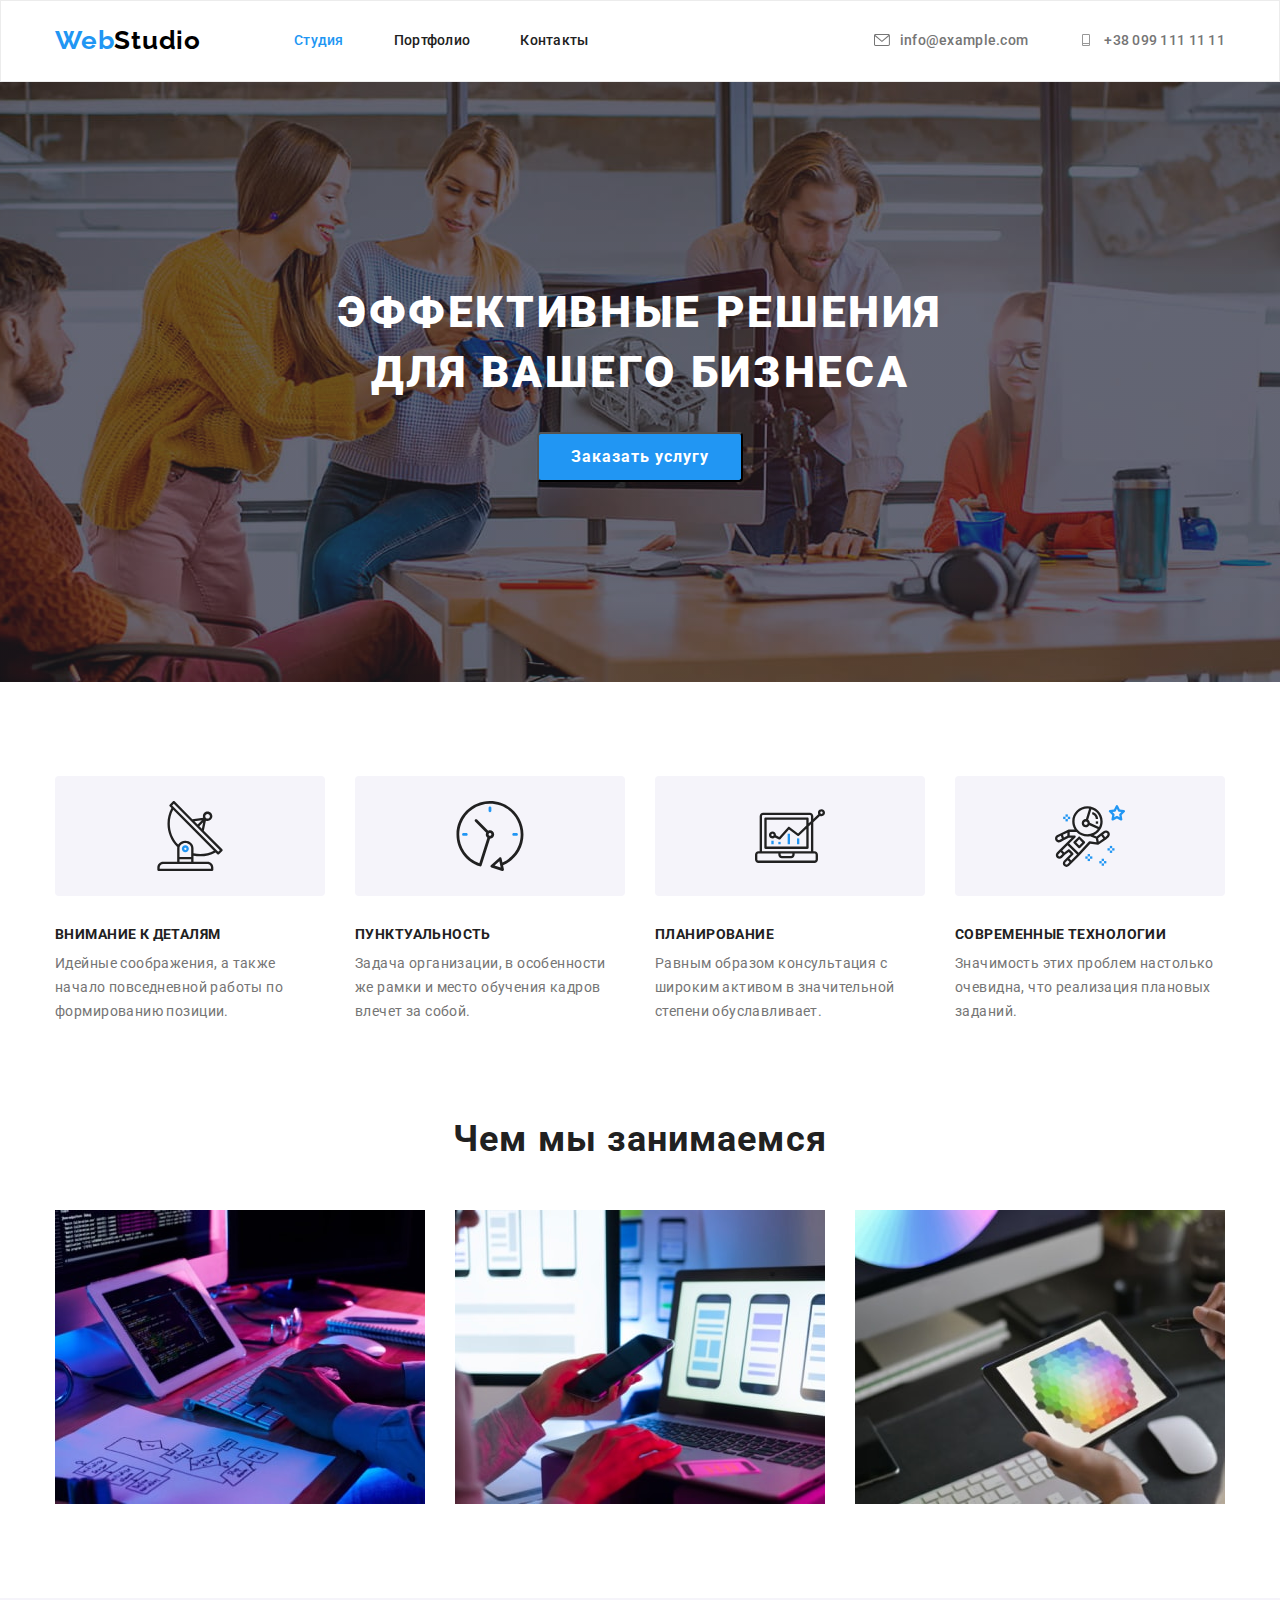
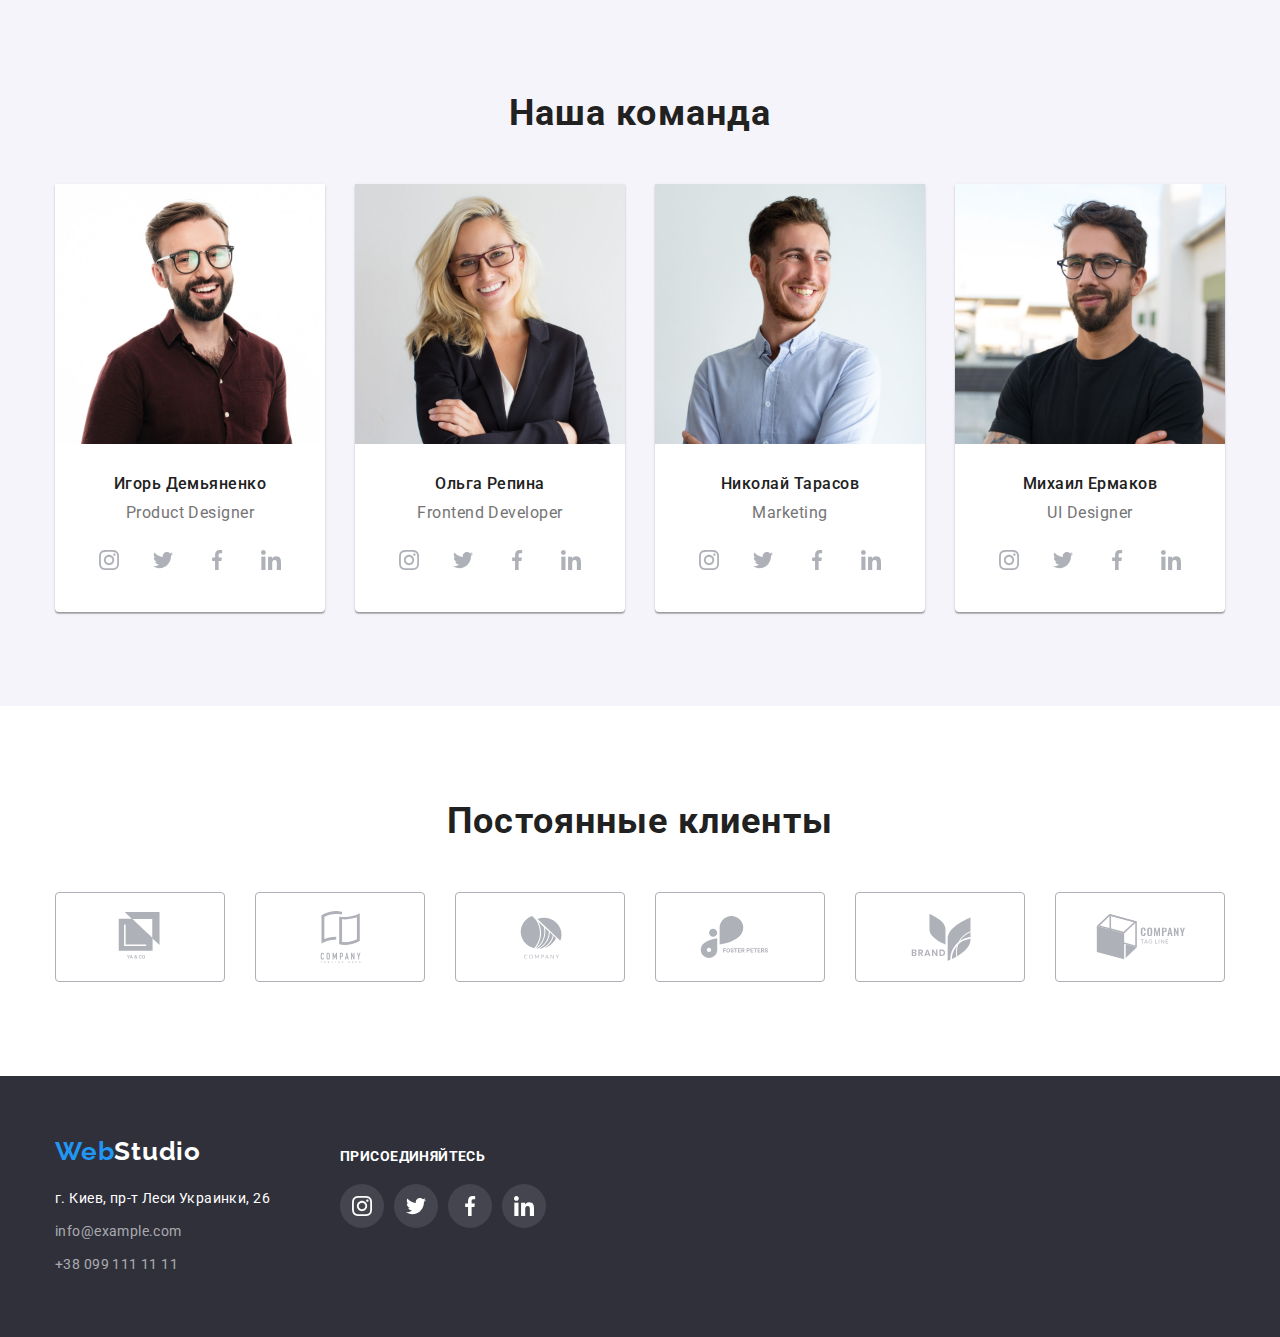
<file: index.html>
<!DOCTYPE html>
<html lang="ru">

<head>
    <meta charset="UTF-8">
    <meta name="viewport" content="width=device-width, initial-scale=1.0">
    <title>Студия</title>
    <link rel="stylesheet"
        href="https://cdnjs.cloudflare.com/ajax/libs/modern-normalize/1.0.0/modern-normalize.min.css">
    <link rel="preconnect" href="https://fonts.gstatic.com">
    <link href="https://fonts.googleapis.com/css2?family=Roboto:wght@400;500;700;900&display=swap" rel="stylesheet">
    <link rel="preconnect" href="https://fonts.gstatic.com">
    <link href="https://fonts.googleapis.com/css2?family=Raleway:wght@700&display=swap" rel="stylesheet">
    <link rel="stylesheet" href="./css/styles.css">
</head>

<body>
    <!-- Верхняя линия -->
    <header class="header">
        <div class="container">
            <nav class="navigation">
                <a class="logo" href="index.html">Web<span class="logo-studio-black">Studio</span></a>

                <ul class="nav-menu">
                    <li class="nav-menu-list">
                        <a class="nav-list-link current" href="index.html">Студия</a>
                    </li>
                    <li class="nav-menu-list">
                        <a class="nav-list-link" href="portfolio.html">Портфолио</a>
                    </li>
                    <li class="nav-menu-list">
                        <a class="nav-list-link" href="contacts.html">Контакты</a>
                    </li>
                </ul>
            </nav>
            <address class="address">
                <ul class="address-list">
                    <li class="address-list-item">
                        <a class="studio-address-link" href="mailto:info@example.com ">
                            <svg class="address-list-icon" width="16" height="12"> <use href="./images/sprite.svg#mail"></use></svg>info@example.com
                        </a>
                    </li>
                    <li class="address-list-item">
                        <a class="studio-address-link" href="tel:+380991111111"><svg class="address-list-icon" width="16" height="12">
                            <use href="./images/sprite.svg#telephone"></use></svg>+38 099 111 11 11
                        </a>
                    </li>
                </ul>
            </address>
        </div>
    </header>
    <main>
        <!-- Hero -->
        <section class="hero">
            <div class="hero-baner">
                <h1 class="hero-title">Эффективные решения для вашего бизнеса</h1>
                <button class="main-button" type="button">Заказать услугу</button>
            </div>
        </section>
        <!-- Features -->
        <section class="studio-features">
            <div class="container">
                <h2 class="visually-hidden">Особенности студии</h2>
                <ul class="feature-list">
                    <li class="feature-list-item">
                        <div class="feature-item-icon">
                            <svg class="feature-list-icon">
                                <use href="./images/sprite.svg#antenna"></use>
                            </svg>
                        </div>
                        <h3 class="feauture-title">Внимание к деталям</h3>
                        <p class="feauture-description">Идейные соображения, а также начало повседневной работы по
                            формированию позиции.</p>
                    </li>
                    <li class="feature-list-item">
                        <div class="feature-item-icon">
                            <svg class="feature-list-icon">
                                <use href="./images/sprite.svg#clock"></use>
                            </svg>
                        </div>
                        <h3 class="feauture-title">Пунктуальность</h3>
                        <p class="feauture-description">Задача организации, в особенности же рамки и место обучения
                            кадров влечет за собой.</p>
                    </li>
                    <li class="feature-list-item">
                        <div class="feature-item-icon">
                            <svg class="feature-list-icon">
                                <use href="./images/sprite.svg#diagram"></use>
                            </svg>
                        </div>
                        <h3 class="feauture-title">Планирование</h3>
                        <p class="feauture-description">Равным образом консультация с широким активом в значительной
                            степени обуславливает.</p>
                    </li>
                    <li class="feature-list-item">
                        <div class="feature-item-icon">
                            <svg class="feature-list-icon">
                                <use href="./images/sprite.svg#astronaut"></use>
                            </svg>
                        </div>
                        <h3 class="feauture-title">Современные технологии</h3>
                        <p class="feauture-description">Значимость этих проблем настолько очевидна, что реализация
                            плановых заданий.</p>
                    </li>
                </ul>
            </div>
        </section>
        <!-- About pic -->
        <section class="gallery section">
            <div class="container">
                <h2 class="gallery-title">Чем мы занимаемся</h2>
                <ul class="gallery-list list">
                    <li class="gallery-list-item">
                        <img src="./images/gallery/gallery-1.jpg" alt="программист печатает код" width="370"
                            height="294">
                    </li>
                    <li class="gallery-list-item">
                        <img src="./images/gallery/gallery-2.jpg" alt="программист выбирает разметку страницы смартфона"
                            width="370" height="294">
                    </li>
                    <li class="gallery-list-item">
                        <img src="./images/gallery/gallery-3.jpg" alt="дизайнер выбирает цвет на планшете" width="370"
                            height="294">
                    </li>
                </ul>
            </div>
        </section>
        <!-- Our team -->
        <section class="studio-team section">
            <div class="container">
                <h2 class="team-title">Наша команда</h2>
                <ul class="team-list list">
                    <li class="team-list-item">
                        <img src="./images/specialists/specialists-1.jpg" alt="Игорь Демьяненко" width="270"
                            height="260">
                        <div class="team-wrapper">
                            <h3 class="team-member">Игорь Демьяненко</h3>
                            <p class="member-post" lang="en">Product Designer</p>
                            <ul class="social-list list">
                                <li class="social-list-item">
                                    <a class="social-list-link" href="">
                                        <svg class="social-list-icon">
                                        <use href="./images/sprite.svg#instagram"></use>
                                        </svg>
                                    </a>
                                </li>
                                <li class="social-list-item">
                                    <a class="social-list-link" href="">
                                    <svg class="social-list-icon">
                                        <use href="./images/sprite.svg#twitter"></use>
                                    </svg>
                                    </a>
                                </li>
                                <li class="social-list-item">
                                    <a class="social-list-link" href="">
                                    <svg class="social-list-icon">
                                        <use href="./images/sprite.svg#facebook"></use>
                                    </svg>
                                    </a>
                                </li>
                                <li class="social-list-item">
                                    <a class="social-list-link" href="">
                                    <svg class="social-list-icon">
                                        <use href="./images/sprite.svg#linkedin"></use>
                                    </svg>
                                    </a>
                                </li>
                            </ul>
                        </div>
                    </li>
                    <li class="team-list-item">
                        <img src="./images/specialists/specialists-2.jpg" alt="Ольга Репина" width="270" height="260">
                        <div class="team-wrapper">
                            <h3 class="team-member">Ольга Репина</h3>
                            <p class="member-post" lang="en">Frontend Developer</p>
                            <ul class="social-list list">
                                <li class="social-list-item">
                                    <a class="social-list-link" href="">
                                        <svg class="social-list-icon">
                                            <use href="./images/sprite.svg#instagram"></use>
                                        </svg>
                                    </a>
                                </li>
                                <li class="social-list-item">
                                    <a class="social-list-link" href="">
                                        <svg class="social-list-icon">
                                            <use href="./images/sprite.svg#twitter"></use>
                                        </svg>
                                    </a>
                                </li>
                                <li class="social-list-item">
                                    <a class="social-list-link" href="">
                                        <svg class="social-list-icon">
                                            <use href="./images/sprite.svg#facebook"></use>
                                        </svg>
                                    </a>
                                </li>
                                <li class="social-list-item">
                                    <a class="social-list-link" href="">
                                        <svg class="social-list-icon">
                                            <use href="./images/sprite.svg#linkedin"></use>
                                        </svg>
                                    </a>
                                </li>
                            </ul>
                        </div>
                    </li>
                    <li class="team-list-item">
                        <img src="./images/specialists/specialists-3.jpg" alt="Николай Тарасов" width="270"
                            height="260">
                        <div class="team-wrapper">
                            <h3 class="team-member">Николай Тарасов</h3>
                            <p class="member-post" lang="en">Marketing</p>
                            <ul class="social-list list">
                                <li class="social-list-item">
                                    <a class="social-list-link" href="">
                                        <svg class="social-list-icon">
                                            <use href="./images/sprite.svg#instagram"></use>
                                        </svg>
                                    </a>
                                </li>
                                <li class="social-list-item">
                                    <a class="social-list-link" href="">
                                        <svg class="social-list-icon">
                                            <use href="./images/sprite.svg#twitter"></use>
                                        </svg>
                                    </a>
                                </li>
                                <li class="social-list-item">
                                    <a class="social-list-link" href="">
                                        <svg class="social-list-icon">
                                            <use href="./images/sprite.svg#facebook"></use>
                                        </svg>
                                    </a>
                                </li>
                                <li class="social-list-item">
                                    <a class="social-list-link" href="">
                                        <svg class="social-list-icon">
                                            <use href="./images/sprite.svg#linkedin"></use>
                                        </svg>
                                    </a>
                                </li>
                            </ul>
                        </div>
                    </li>
                    <li class="team-list-item">
                        <img src="./images/specialists/specialists-4.jpg" alt="Михаил Ермаков" width="270" height="260">
                        <div class="team-wrapper">
                            <h3 class="team-member">Михаил Ермаков</h3>
                            <p class="member-post" lang="en">UI Designer</p>
                            <ul class="social-list list">
                                <li class="social-list-item">
                                    <a class="social-list-link" href="">
                                        <svg class="social-list-icon">
                                            <use href="./images/sprite.svg#instagram"></use>
                                        </svg>
                                    </a>
                                </li>
                                <li class="social-list-item">
                                    <a class="social-list-link" href="">
                                        <svg class="social-list-icon">
                                            <use href="./images/sprite.svg#twitter"></use>
                                        </svg>
                                    </a>
                                </li>
                                <li class="social-list-item">
                                    <a class="social-list-link" href="">
                                        <svg class="social-list-icon">
                                            <use href="./images/sprite.svg#facebook"></use>
                                        </svg>
                                    </a>
                                </li>
                                <li class="social-list-item">
                                    <a class="social-list-link" href="">
                                        <svg class="social-list-icon">
                                            <use href="./images/sprite.svg#linkedin"></use>
                                        </svg>
                                    </a>
                                </li>
                            </ul>
                        </div>
                    </li>
                </ul>
            </div>
        </section>
        <section class="studio-clients section">
            <div class="container">
                <h2 class="client-title">Постоянные клиенты</h2>
                <ul class="client-list list">
                    <li class="client-list-item">
                        <a class="client-list-link" href="">
                            <svg class="client-list-icon">
                                <use href="./images/sprite.svg#client-1"></use>
                            </svg>
                        </a>
                    </li>
                    <li class="client-list-item">
                        <a class="client-list-link" href="">
                            <svg class="client-list-icon">
                                <use href="./images/sprite.svg#client-2"></use>
                            </svg>
                        </a>
                    </li>
                    <li class="client-list-item">
                        <a class="client-list-link" href="">
                            <svg class="client-list-icon">
                                <use href="./images/sprite.svg#client-3"></use>
                            </svg>
                        </a>
                    </li>
                    <li class="client-list-item">
                        <a class="client-list-link" href="">
                            <svg class="client-list-icon">
                                <use href="./images/sprite.svg#client-4"></use>
                            </svg>
                        </a>
                    </li>
                    <li class="client-list-item">
                        <a class="client-list-link" href="">
                            <svg class="client-list-icon">
                                <use href="./images/sprite.svg#client-5"></use>
                            </svg>
                        </a>
                    </li>
                    </li>
                    <li class="client-list-item">
                        <a class="client-list-link" href="">
                            <svg class="client-list-icon">
                                <use href="./images/sprite.svg#client-6"></use>
                            </svg>
                        </a>
                    </li>
                    
                </ul>

        </section>
    </main>
    <!-- Подвал -->
    <footer class="footer">
        <div class="container">
            <div class="footer-contacts">
                <a class="logo" href="./">Web<span class="logo-studio-white">Studio</span></a>
                <ul class="address">
                    <li class="address-item ">
                        <a class="footer-address" href="https://goo.gl/maps/x4nBV2eikP3uwNPG8" target="_blank">г. Киев, пр-т
                            Леси Украинки, 26</a>
                    </li>
                    <li class="mail-item">
                        <a class="footer-mail" href="mailto:info@example.com">info@example.com</a>
                    </li>
                    <li class="tel-item">
                        <a class="footer-tel" href="tel:+380991111111">+38 099 111 11 11</a>
                    </li>
                </ul>
            </div>
            <div class="footer-social">
                <p class="social-call">присоединяйтесь</p>
                <ul class="footer-social-list list">
                    <li class="footer-social-item">
                        <a class="footer-social-link" href="">
                            <svg class="footer-list-icon">
                                <use href="./images/sprite.svg#instagram"></use>
                            </svg>
                        </a>
                    </li>
                    <li class="footer-social-item">
                        <a class="footer-social-link" href="">
                            <svg class="footer-social-icon">
                                <use href="./images/sprite.svg#twitter"></use>
                            </svg>
                        </a>
                    </li>
                    <li class="footer-social-item">
                        <a class="footer-social-link" href="">
                            <svg class="footer-social-icon">
                                <use href="./images/sprite.svg#facebook"></use>
                            </svg>
                        </a>
                    </li>
                    <li class="footer-social-item">
                        <a class="footer-social-link" href="">
                            <svg class="footer-social-icon">
                                <use href="./images/sprite.svg#linkedin"></use>
                            </svg>
                        </a>
                    </li>
                </ul>
            </div>
        </div>
    </footer>
</body>

</html>
</file>
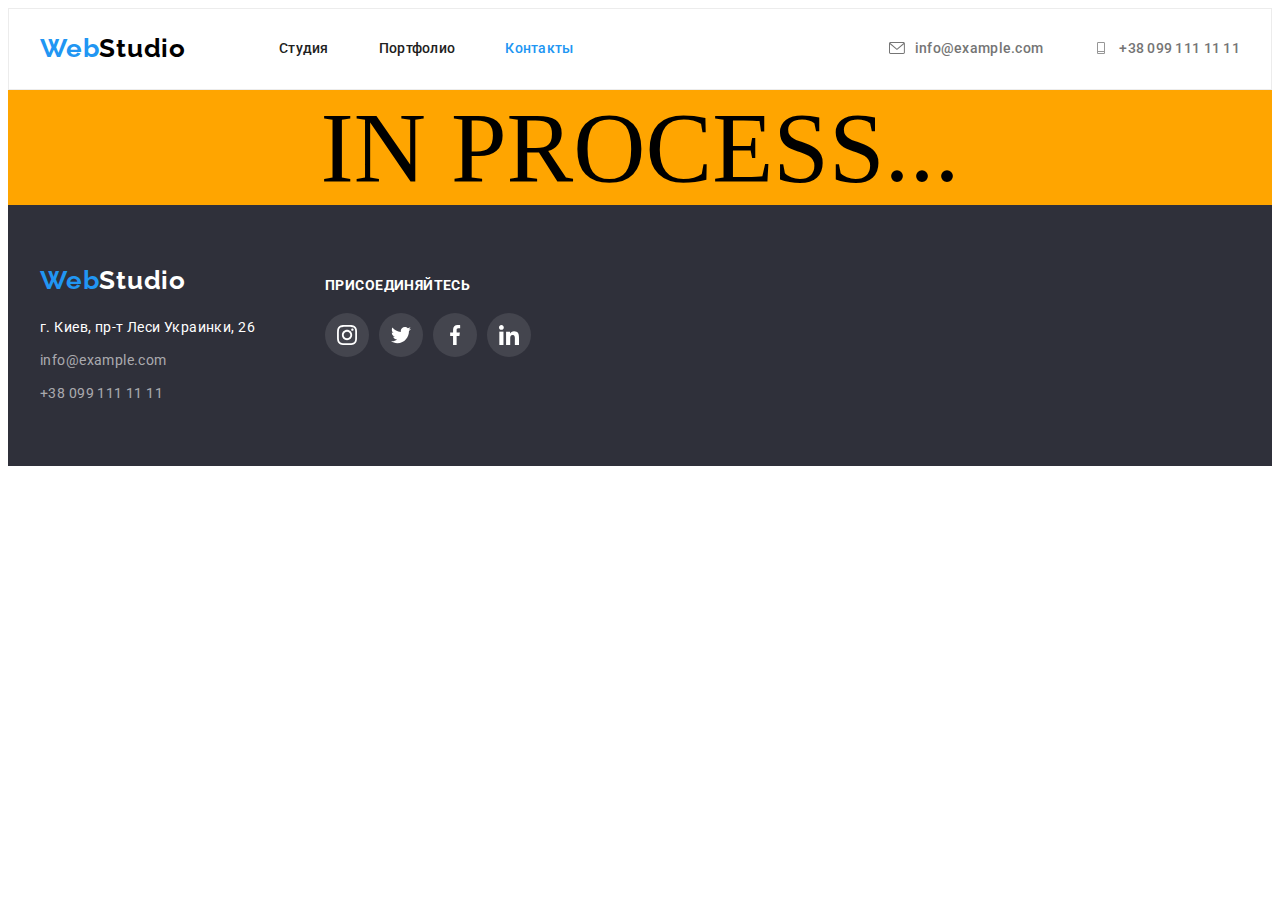
<file: contacts.html>
<!DOCTYPE html>
<html lang="ru">

<head>
    <meta charset="UTF-8">
    <meta name="viewport" content="width=device-width, initial-scale=1.0">
    <title>Студия</title>
    <link rel="preconnect" href="https://fonts.gstatic.com">
    <link href="https://fonts.googleapis.com/css2?family=Roboto:wght@400;500;700;900&display=swap" rel="stylesheet">
    <link rel="preconnect" href="https://fonts.gstatic.com">
    <link href="https://fonts.googleapis.com/css2?family=Raleway:wght@700&display=swap" rel="stylesheet">
    <link rel="stylesheet" href="./css/styles.css">
</head>

<body>
    <!-- Верхняя линия -->
    <header class="header">
        <div class="container">
            <nav class="navigation">
                <a class="logo" href="index.html">Web<span class="logo-studio-black">Studio</span></a>
    
                <ul class="nav-menu">
                    <li class="nav-menu-list">
                        <a class="nav-list-link" href="index.html">Студия</a>
                    </li>
                    <li class="nav-menu-list">
                        <a class="nav-list-link" href="portfolio.html">Портфолио</a>
                    </li>
                    <li class="nav-menu-list">
                        <a class="nav-list-link current" href="contacts.html">Контакты</a>
                    </li>
                </ul>
            </nav>
            <address class="address">
                <ul class="address-list">
                    <li class="address-list-item">
                        <a class="studio-address-link" href="mailto:info@example.com ">
                            <svg class="address-list-icon" width="16" height="12">
                                <use href="./images/sprite.svg#mail"></use>
                            </svg>info@example.com
                        </a>
                    </li>
                    <li class="address-list-item">
                        <a class="studio-address-link" href="tel:+380991111111"><svg class="address-list-icon" width="16"
                                height="12">
                                <use href="./images/sprite.svg#telephone"></use>
                            </svg>+38 099 111 11 11
                        </a>
                    </li>
                </ul>
            </address>
        </div>
    </header>

</html>



<p class="contact-text">in process...</p>

    <footer class="footer">
        <div class="container">
            <div class="footer-contacts">
                <a class="logo" href="./">Web<span class="logo-studio-white">Studio</span></a>
                <ul class="address">
                    <li class="address-item ">
                        <a class="footer-address" href="https://goo.gl/maps/x4nBV2eikP3uwNPG8" target="_blank">г. Киев, пр-т
                            Леси Украинки, 26</a>
                    </li>
                    <li class="mail-item">
                        <a class="footer-mail" href="mailto:info@example.com">info@example.com</a>
                    </li>
                    <li class="tel-item">
                        <a class="footer-tel" href="tel:+380991111111">+38 099 111 11 11</a>
                    </li>
                </ul>
            </div>
            <div class="footer-social">
                <p class="social-call">присоединяйтесь</p>
                <ul class="footer-social-list list">
                    <li class="footer-social-item">
                        <a class="footer-social-link" href="">
                            <svg class="footer-list-icon">
                                <use href="./images/sprite.svg#instagram"></use>
                            </svg>
                        </a>
                    </li>
                    <li class="footer-social-item">
                        <a class="footer-social-link" href="">
                            <svg class="footer-social-icon">
                                <use href="./images/sprite.svg#twitter"></use>
                            </svg>
                        </a>
                    </li>
                    <li class="footer-social-item">
                        <a class="footer-social-link" href="">
                            <svg class="footer-social-icon">
                                <use href="./images/sprite.svg#facebook"></use>
                            </svg>
                        </a>
                    </li>
                    <li class="footer-social-item">
                        <a class="footer-social-link" href="">
                            <svg class="footer-social-icon">
                                <use href="./images/sprite.svg#linkedin"></use>
                            </svg>
                        </a>
                    </li>
                </ul>
            </div>
        </div>
    </footer>
    </body>
    
    </html>
</file>
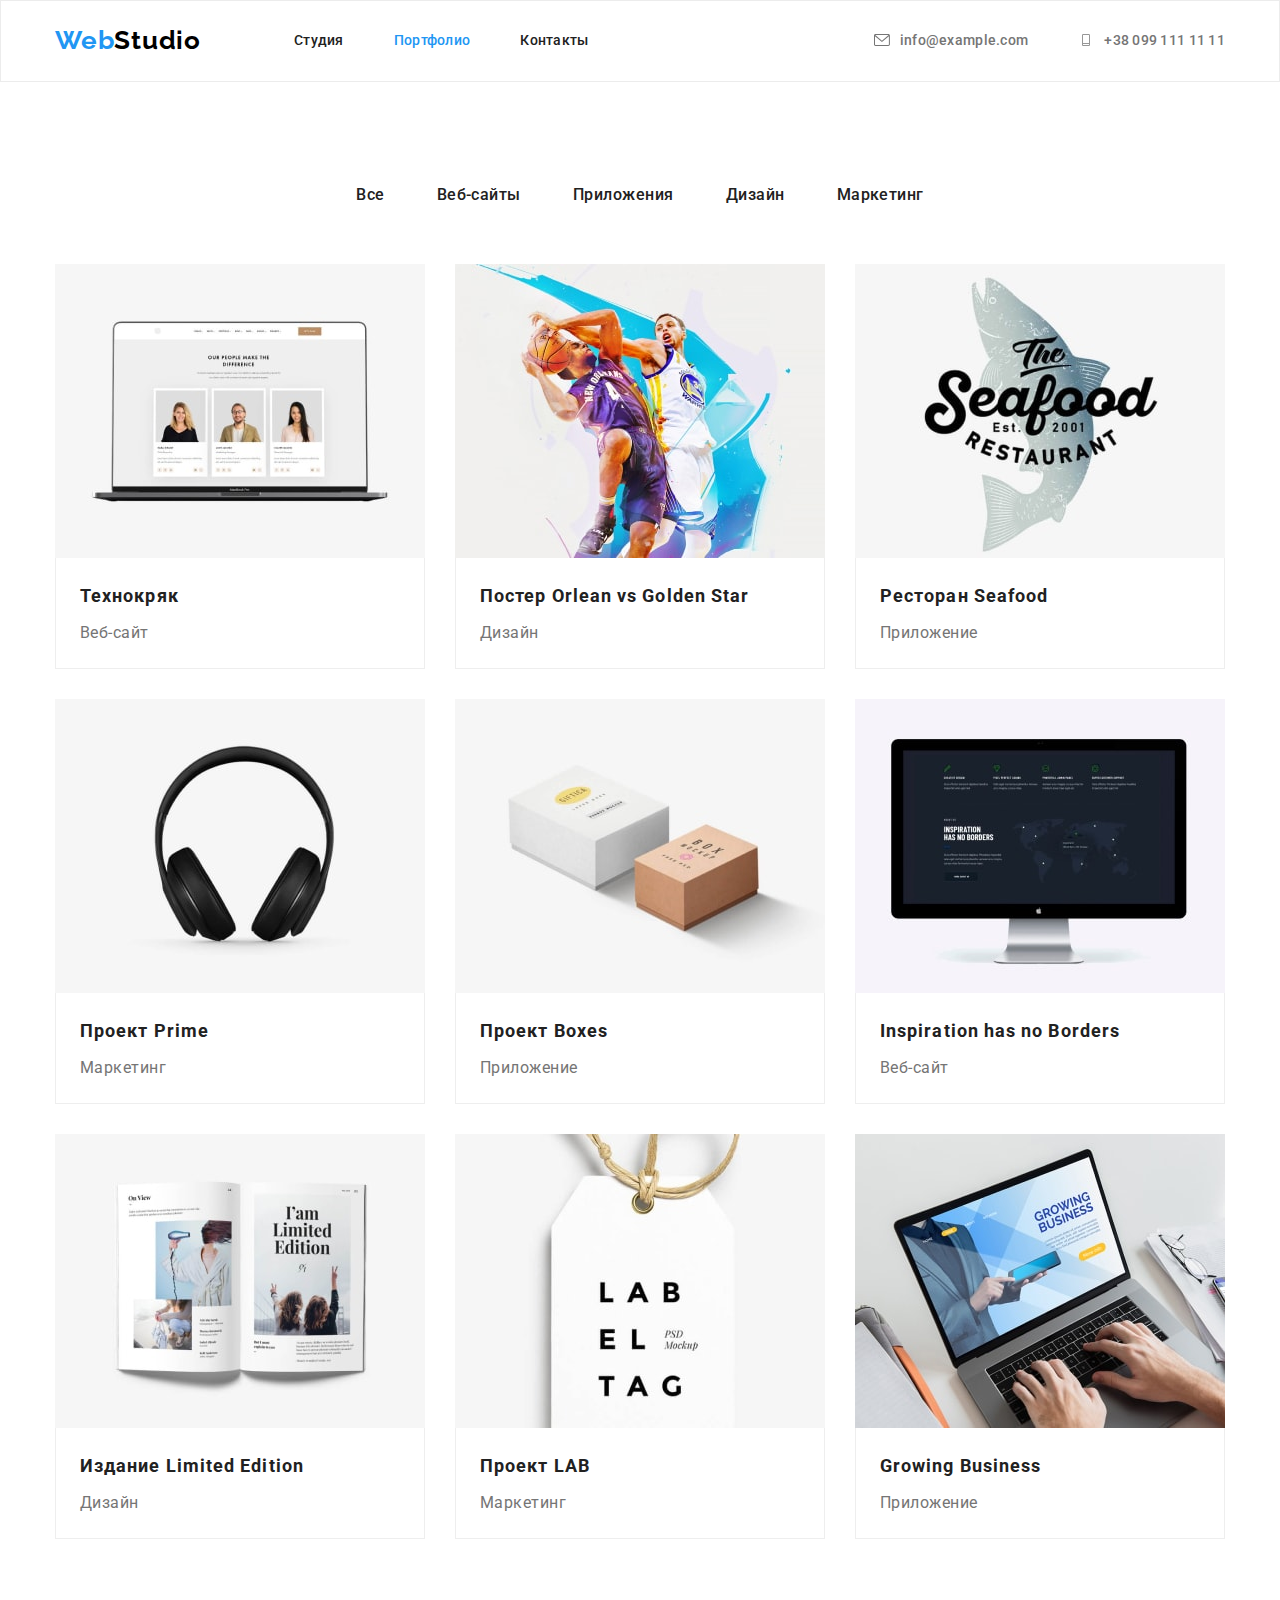
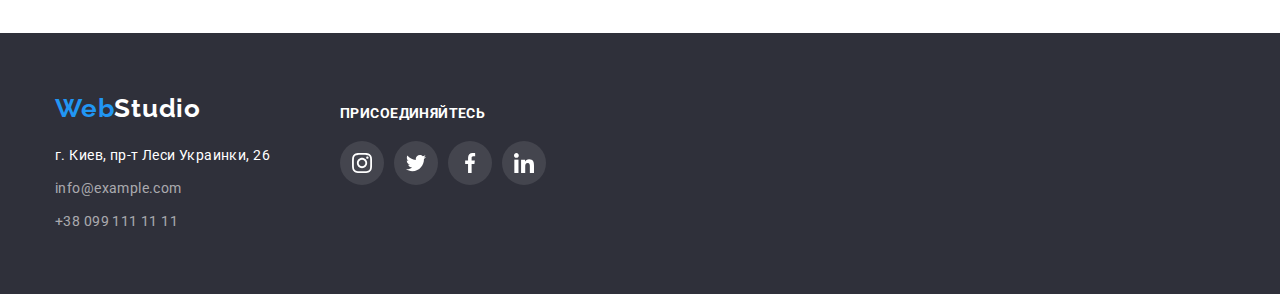
<file: portfolio.html>
<!DOCTYPE html>
<html lang="ru">

<head>
    <meta charset="UTF-8">
    <meta name="viewport" content="width=device-width, initial-scale=1.0">
    <title>Студия</title>
    <link rel="stylesheet"
        href="https://cdnjs.cloudflare.com/ajax/libs/modern-normalize/1.0.0/modern-normalize.min.css">
    <link rel="preconnect" href="https://fonts.gstatic.com">
    <link href="https://fonts.googleapis.com/css2?family=Roboto:wght@400;500;700;900&display=swap" rel="stylesheet">
    <link rel="preconnect" href="https://fonts.gstatic.com">
    <link href="https://fonts.googleapis.com/css2?family=Raleway:wght@700&display=swap" rel="stylesheet">
    <link rel="stylesheet" href="./css/styles.css">
</head>

<body>
    <!-- Верхняя линия -->
    <header class="header">
        <div class="container">
            <nav class="navigation">
                <a class="logo" href="index.html">Web<span class="logo-studio-black">Studio</span></a>
    
                <ul class="nav-menu">
                    <li class="nav-menu-list">
                        <a class="nav-list-link" href="index.html">Студия</a>
                    </li>
                    <li class="nav-menu-list">
                        <a class="nav-list-link current" href="portfolio.html">Портфолио</a>
                    </li>
                    <li class="nav-menu-list">
                        <a class="nav-list-link" href="contacts.html">Контакты</a>
                    </li>
                </ul>
            </nav>
            <address class="address">
                <ul class="address-list">
                    <li class="address-list-item">
                        <a class="studio-address-link" href="mailto:info@example.com ">
                            <svg class="address-list-icon" width="16" height="12">
                                <use href="./images/sprite.svg#mail"></use>
                            </svg>info@example.com
                        </a>
                    </li>
                    <li class="address-list-item">
                        <a class="studio-address-link" href="tel:+380991111111"><svg class="address-list-icon" width="16"
                                height="12">
                                <use href="./images/sprite.svg#telephone"></use>
                            </svg>+38 099 111 11 11
                        </a>
                    </li>
                </ul>
            </address>
        </div>
    </header>
    <main>
    <!-- portfolio -->
    <main>
        <section class="portfolio section">
            <div class="container">
                <h1 class="visually-hidden">портфолио студии</h1>
                <ul class="portfolio-button">
                    <li class="item"><a href="" class="button">Все</a> </li>
                    <li class="item"><a href="" class="button">Веб-сайты</a> </li>
                    <li class="item"><a href="" class="button">Приложения</a> </li>
                    <li class="item"><a href="" class="button">Дизайн</a> </li>
                    <li class="item"><a href="" class="button">Маркетинг</a> </li>
                </ul>
                <ul class="card-set">
                    <li class="card-item">
                        <a class="card-link" href=""><img src="./images/portfolio-img/img-1.jpg"
                                alt="ноутбук с открытой веб-страницей" width="370" height="294">
                            <div class="card-content">
                                <h2 class="card-item-title">Технокряк</h2>
                                <p class="card-item-type">Веб-сайт</p>
                            </div>
                        </a>
                    </li>

                    <li class="card-item">
                        <a class="card-link" href=""><img src="./images/portfolio-img/img-2.jpg"
                                alt="два баскетболиста с мячом" width="370" height="294">
                            <div class="card-content">
                                <h2 class="card-item-title">Постер <span lang="en">Orlean vs Golden Star</span></h2>
                                <p class="card-item-type">Дизайн</p>
                            </div>
                        </a>
                    </li>

                    <li class="card-item">
                        <a class="card-link" href=""><img src="./images/portfolio-img/img-3.jpg" alt="логотип ресторана"
                                width="370" height="294">
                            <div class="card-content">
                                <h2 class="card-item-title">Ресторан <span lang="en">Seafood</span></h2>
                                <p class="card-item-type">Приложение</p>
                            </div>
                        </a>
                    </li>

                    <li class="card-item">
                        <a class="card-link" href=""><img src="./images/portfolio-img/img-4.jpg" alt="наушники"
                                width="370" height="294">
                            <div class="card-content">
                                <h2 class="card-item-title">Проект <span lang="en">Prime</span></h2>
                                <p class="card-item-type">Маркетинг</p>
                            </div>
                        </a>
                    </li>

                    <li class="card-item">
                        <a class="card-link" href=""><img src="./images/portfolio-img/img-5.jpg" alt="две коробки"
                                width="370" height="294">
                            <div class="card-content">
                                <h2 class="card-item-title">Проект <span lang="en">Boxes</span></h2>
                                <p class="card-item-type">Приложение</p>
                            </div>
                        </a>
                    </li>

                    <li class="card-item">
                        <a class="card-link" href=""><img src="./images/portfolio-img/img-6.jpg"
                                alt="моноблочный пк с открытой веб-страницей" width="370" height="294">
                            <div class="card-content">
                                <h2 class="card-item-title"><span lang="en">Inspiration has no Borders</span></h2>
                                <p class="card-item-type">Веб-сайт</p>
                            </div>
                        </a>
                    </li>

                    <li class="card-item">
                        <a class="card-link" href=""><img src="./images/portfolio-img/img-7.jpg" alt="открытая книга"
                                width="370" height="294">
                            <div class="card-content">
                                <h2 class="card-item-title">Издание <span lang="en">Limited Edition</span></h2>
                                <p class="card-item-type">Дизайн</p>
                            </div>
                        </a>
                    </li>

                    <li class="card-item">
                        <a class="card-link" href=""><img src="./images/portfolio-img/img-8.jpg" alt="бирка с логотипом"
                                width="370" height="294">
                            <div class="card-content">
                                <h2 class="card-item-title">Проект <span lang="en">LAB</span></h2>
                                <p class="card-item-type">Маркетинг</p>
                            </div>
                        </a>
                    </li>

                    <li class="card-item ">
                        <a class="card-link" href=""><img src="./images/portfolio-img/img-9.jpg" alt="человек печатает на ноутбуке"
                                width="370" height="294">
                            <div class="card-content">
                                <h2 class="card-item-title"><span lang="en">Growing Business</span></h2>
                                <p class="card-item-type">Приложение</p>
                            </div>
                        </a>
                    </li>
                </ul>
            </div>
        </section>


    </main>
    <!-- Подвал -->
    <footer class="footer">
        <div class="container">
            <div class="footer-contacts">
                <a class="logo" href="./">Web<span class="logo-studio-white">Studio</span></a>
                <ul class="address">
                    <li class="address-item ">
                        <a class="footer-address" href="https://goo.gl/maps/x4nBV2eikP3uwNPG8" target="_blank">г. Киев, пр-т
                            Леси Украинки, 26</a>
                    </li>
                    <li class="mail-item">
                        <a class="footer-mail" href="mailto:info@example.com">info@example.com</a>
                    </li>
                    <li class="tel-item">
                        <a class="footer-tel" href="tel:+380991111111">+38 099 111 11 11</a>
                    </li>
                </ul>
            </div>
            <div class="footer-social">
                <p class="social-call">присоединяйтесь</p>
                <ul class="footer-social-list list">
                    <li class="footer-social-item">
                        <a class="footer-social-link" href="">
                            <svg class="footer-list-icon">
                                <use href="./images/sprite.svg#instagram"></use>
                            </svg>
                        </a>
                    </li>
                    <li class="footer-social-item">
                        <a class="footer-social-link" href="">
                            <svg class="footer-social-icon">
                                <use href="./images/sprite.svg#twitter"></use>
                            </svg>
                        </a>
                    </li>
                    <li class="footer-social-item">
                        <a class="footer-social-link" href="">
                            <svg class="footer-social-icon">
                                <use href="./images/sprite.svg#facebook"></use>
                            </svg>
                        </a>
                    </li>
                    <li class="footer-social-item">
                        <a class="footer-social-link" href="">
                            <svg class="footer-social-icon">
                                <use href="./images/sprite.svg#linkedin"></use>
                            </svg>
                        </a>
                    </li>
                </ul>
            </div>
        </div>
    </footer>
    </body>
    
    </html>
</file>
<file: css/styles.css>
:root {
  --card-set-gap: 30px;
}

h1,
h2,
h3,
h4,
h5,
h6 {
  margin: 0;
}

.list {
  list-style: none;
}

.link {
  text-decoration: none;
}

ul,
ol {
  margin: 0;
  padding: 0;
}

p {
  margin: 0;
}

img {
  display: block;
  max-width: 100%;
  height: auto;
}

body {
  scroll-behavior: smooth;
}

ul {
  list-style-type: none;
}

.section {
  padding-top: 94px;
  padding-bottom: 94px;
}

.container {
  width: 1200px;
  margin: 0 auto;
  padding-right: 15px;
  padding-left: 15px;
  margin-left: auto;
  margin-right: auto;
}

a {
  text-decoration: none;
}

.visually-hidden {
  position: absolute;
  width: 1px;
  height: 1px;
  margin: -1px;
  border: 0;
  padding: 0;
  white-space: nowrap;
  clip-path: inset(100%);
  clip: rect(0 0 0 0);
  overflow: hidden;
}

/* ========== HEADER ==========*/

.header {
  display: flex;
  align-items: center;
  padding-top: 24px;
  padding-bottom: 25px;
  border: 1px solid #ececec;
}

.header .container {
  display: flex;
  align-items: center;
}

.navigation {
  display: flex;
  align-items: center;
}

.nav-menu {
  display: flex;
  /*padding-top: 32px;
  padding-bottom: 32px;*/
}

.logo-studio-black {
  color: black;
}

.logo-studio-white {
  color: white;
}

.nav-menu-list:not(:last-child) {
  margin-right: 50px;
}

.header .address {
  margin-left: auto;
}

.header .logo {
  font-family: "Raleway", sans-serif;
  font-weight: 700;
  font-size: 26px;
  line-height: 1.192;
  letter-spacing: 0.03em;
  color: #2196f3;
  margin-right: 93px;
}

.nav-menu .nav-list-link.current {
  color: #2196f3;
}
.nav-list-link,
.studio-address-link {
  font-family: "Roboto", sans-serif;
  font-weight: 500;
  font-size: 14px;
  line-height: 1.143;
  letter-spacing: 0.02em;
  color: #212121;

  transition: all 250ms cubic-bezier(0.4, 0, 0.2, 1);
}

.studio-address-link {
  display: flex;
  align-items: center;

  color: #757575;
}

.nav-list-link:hover,
.nav-list-link:focus,
.studio-address-link:hover,
.studio-address-link:focus {
  color: #2196f3;
}

.studio-address-link:hover .address-list-icon,
.studio-address-link:focus .address-list-icon {
  fill: #2196f3;
}

.address-list {
  display: flex;
  font-style: normal;
}

.address-list-item:not(:last-child) {
  margin-right: 50px;
}

.address-list-item {
  display: flex;
  justify-content: space-between;
}

.address-list-icon {
  margin-right: 10px;
  fill: #757575;
}

/* ========== HERO ==========*/

.hero-baner {
  text-align: center;
  justify-content: center;
  align-items: center;
  background-image: linear-gradient(
      rgba(47, 48, 58, 0.4),
      rgba(47, 48, 58, 0.4)
    ),
    url("../images/hero/hero-bg.jpg");
  background-position: center;
  max-width: 1600px;
  height: 600px;
  margin-left: auto;
  margin-right: auto;
  padding-top: 200px;
  padding-bottom: 200px;
}

.hero-title {
  font-family: "Roboto", sans-serif;
  width: 696px;
  height: 120px;
  left: 452px;
  top: 280px;
  margin: auto;
  font-weight: 900;
  font-size: 44px;
  line-height: 1.364;
  letter-spacing: 0.06em;
  text-transform: uppercase;
  color: #ffffff;
  margin-bottom: 30px;
}

.hero .main-button {
  display: block;
  margin: 0 auto;
}

.main-button {
  font-family: "Roboto", sans-serif;
  font-weight: 700;
  font-size: 16px;
  letter-spacing: 0.06em;
  background: #2196f3;
  color: #ffffff;
  min-width: 200px;
  height: 50px;
  padding: 10px 32px;
  border-radius: 4px;
  cursor: pointer;
}

/* ========== FEATURES ==========*/

.feauture-title {
  font-family: "Roboto", sans-serif;
  font-weight: 700;
  font-size: 14px;
  line-height: 1.143;
  letter-spacing: 0.03em;
  text-transform: uppercase;
  color: #212121;
  margin-bottom: 10px;
  margin-top: 30px;
}

.feauture-description {
  font-family: Roboto;
  font-weight: 400;
  font-size: 14px;
  line-height: 1.714;
  letter-spacing: 0.03em;
  color: #757575;
}

.feature-list-item:not(:last-child) {
  margin-right: 30px;
}

.feature-item-icon {
  display: flex;
  border-radius: 4px;
  background-color: #f5f4fa;
  padding-top: 25px;
  padding-bottom: 25px;
  width: 270px;
}

.feature-list-icon {
  height: 70px;
}

.feature-list-item {
  width: 270px;
}

.feature-list {
  display: flex;
  justify-content: space-between;
  padding-top: 94px;
}

/* ========== ABOUT PIC ==========*/

.gallery-title {
  font-family: "Roboto", sans-serif;
  text-align: center;
  font-weight: 700;
  font-size: 36px;
  line-height: 1.167;
  letter-spacing: 0.03em;
  margin-bottom: 50px;

  color: #212121;
}

.gallery-list {
  display: flex;
}

.gallery-list-item:not(:last-child) {
  margin-right: 30px;
}
/* ========== OUR TEAM ==========*/

.studio-team {
  background-color: #f5f4fa;
}

.team-wrapper {
  padding-top: 30px;
}

.team-title {
  font-family: "Roboto", sans-serif;

  text-align: center;
  font-weight: 700;
  font-size: 36px;
  line-height: 1.167;
  letter-spacing: 0.03em;
  color: #212121;
  margin-bottom: 50px;
}

.team-list {
  display: flex;
  justify-content: center;
}

.team-member {
  font-family: "Roboto", sans-serif;
  text-align: center;
  font-weight: 500;
  font-size: 16px;
  line-height: 1.188;
  letter-spacing: 0.03em;
  color: #212121;
  margin-bottom: 10px;
}

.member-post {
  font-family: "Roboto", sans-serif;
  text-align: center;
  font-weight: 400;
  font-size: 16px;
  line-height: 1.188;
  letter-spacing: 0.03em;
  color: #757575;
  margin-bottom: 16px;
}

.team-list-item:not(:last-child) {
  margin-right: 30px;
}

.team-list-item {
  background: #ffffff;
  box-shadow: 0px 1px 3px rgba(0, 0, 0, 0.12), 0px 1px 1px rgba(0, 0, 0, 0.14),
    0px 2px 1px rgba(0, 0, 0, 0.2);
  border-radius: 0px 0px 4px 4px;
  padding-bottom: 30px;
}

.social-list {
  display: flex;
  justify-content: space-between;
  padding-right: 32px;
  padding-left: 32px;
}

.social-list-link {
  display: flex;
  justify-content: center;
  align-items: center;
  border-radius: 50%;
  width: 44px;
  height: 44px;
  background-color: #ffffff;
}

.social-list-icon {
  fill: #afb1b8;
  width: 20px;
  height: 20px;
}

.social-list-link,
.social-list-icon {
  transition: all 250ms cubic-bezier(0.4, 0, 0.2, 1);
}

.social-list-link:hover,
.social-list-link:focus {
  background-color: #2196f3;
}

.social-list-link:hover .social-list-icon,
.social-list-link:focus .social-list-icon {
  fill: #ffffff;
}

/* ========== CLIENTS ==========*/

.client-title {
  font-family: "Roboto", sans-serif;

  text-align: center;
  font-weight: 700;
  font-size: 36px;
  line-height: 1.167;
  letter-spacing: 0.03em;
  color: #212121;
  margin-bottom: 50px;
}

.client-list-link {
  display: flex;
  justify-content: center;
  align-items: center;
  border-radius: 4px;
  width: 170px;
  height: 90px;
  border: 1px solid #afb1b8;
  box-sizing: border-box;
}

.client-list {
  display: flex;
  justify-content: space-between;
}

.client-list-icon {
  width: 170px;
  height: 90px;
  fill: #afb1b8;
}

.client-list-icon,
.client-list-link {
  transition: all 250ms cubic-bezier(0.4, 0, 0.2, 1);
}

.client-list-link:hover,
.client-list-link:focus {
  background-color: #ffffff;
  border-color: #2196f3;
}

.client-list-link:hover .client-list-icon,
.client-list-link:focus .client-list-icon {
  fill: #2196f3;
}

/* ========== FOOTER ==========*/

.footer {
  background-color: #2f303a;
  display: flex;
}

.footer > .container {
  display: flex;
}

.address-item:not(:last-child) {
  margin-bottom: 9px;
}

.address-item {
  text-decoration: none;
}

.footer-address {
  font-family: "Roboto", sans-serif;
  font-weight: 400;
  font-size: 14px;
  line-height: 1.714;
  letter-spacing: 0.03em;
  color: #ffffff;
  margin-top: 20px;
}

.footer-contacts {
  padding-top: 60px;
  padding-bottom: 60px;
}

.footer-contacts .address {
  margin-top: 20px;
}

.footer-contacts .logo {
  font-family: "Raleway", sans-serif;
  font-weight: 700;
  font-size: 26px;
  line-height: 1.192;
  letter-spacing: 0.03em;
  color: #2196f3;
}

.footer-mail,
.footer-tel {
  font-family: "Roboto", sans-serif;
  font-weight: 400;
  font-size: 14px;
  line-height: 1.714;
  letter-spacing: 0.03em;
  color: rgba(255, 255, 255, 0.6);
}

.mail-item {
  margin-bottom: 9px;
}

.footer-social {
  padding-top: 72px;
  padding-bottom: 100px;
  padding-left: 70px;
}

.footer-social-list {
  display: flex;
}

.footer-social-list .footer-social-item:not(:last-child) {
  margin-right: 10px;
}

.footer-social-icon {
  width: 20px;
  height: 20px;
  fill: #ffffff;
}

.footer-social-link {
  display: flex;
  justify-content: center;
  align-items: center;
  border-radius: 50%;
  width: 44px;
  height: 44px;
  background-color: rgba(255, 255, 255, 0.1);
}

.footer-list-icon {
  fill: #ffffff;
  width: 20px;
  height: 20px;
}

.footer-social-link,
.footer-list-icon {
  transition: all 250ms cubic-bezier(0.4, 0, 0.2, 1);
}

/*.footer-contacts .footer-social {
  display: flex;
  justify-content: ;
}*/

.footer-social-link:hover,
.footer-social-link:focus {
  background-color: #2196f3;
}

.social-list-link:hover .footer-list-icon,
.social-list-link:focus .footer-list-icon {
  fill: #ffffff;
}

.social-call {
  font-family: Roboto;
  font-weight: 700;
  font-size: 14px;
  line-height: 1.143;
  letter-spacing: 0.03em;
  text-transform: uppercase;

  color: #ffffff;
  margin-bottom: 20px;
}

.footer-social-item .social-list-link {
  background-color: rgba(255, 255, 255, 0.1);
}

/* ========== PORTFOLIO ==========*/

.button-list {
  display: flex;
  justify-content: center;
}

/*========== FLEX-CONTAINER ==========*/
.portfolio-button {
  display: flex;
  justify-content: center;
  margin-bottom: 50px;
}

.flex-container {
  padding-left: 15px;
  padding-right: 15px;
  margin-right: auto;
  margin-left: auto;
  display: flex;
  flex-wrap: wrap;
}

/*.card-content {
  padding-right: 24px;
  padding-left: 24px;
  padding-top: 20px;
  padding-bottom: 20px;
}*/

.card-set {
  padding: 0;
  margin: 0;
  list-style: none;
  /*outline: 1px solid tomato;*/
  display: flex;
  flex-wrap: wrap;
  margin-left: -30px;
  margin-top: -30px;
}

.card-set > .card-item {
  /*outline: 1px solid yellow;*/
  flex-basis: calc(100% / 3 - var(--card-set-gap));
  margin-left: var(--card-set-gap);
  margin-top: var(--card-set-gap);
}

.button-list {
  margin-top: 94px;
  margin-bottom: 50px;
  margin-left: auto;
  margin-right: auto;
}

.button {
  display: inline-block;
  text-align: center;
  padding: 6px 22px;
  font-family: "Roboto", sans-serif;
  font-weight: 500;
  font-size: 16px;
  line-height: 1.625;
  letter-spacing: 0.03em;
  color: #212121;

  border-radius: 4px;
  transition: all 250ms cubic-bezier(0.4, 0, 0.2, 1);
}

.button:hover,
.button:focus {
  color: #ffffff;
  background-color: #2196f3;
  box-shadow: 0px 3px 1px rgba(0, 0, 0, 0.1), 0px 1px 2px rgba(0, 0, 0, 0.08),
    0px 2px 2px rgba(0, 0, 0, 0.12);
}

.item:not(:last-child) {
  margin-right: 8px;
}

.card-link {
  display: block;
}

.card-item {
  box-sizing: border-box;
}

.card-link,
.card-item {
  transition: all 250ms cubic-bezier(0.4, 0, 0.2, 1);
}

.card-item:hover,
.card-link:focus {
  box-sizing: border-box;
  box-shadow: 0px 1px 1px rgba(0, 0, 0, 0.12), 0px 4px 4px rgba(0, 0, 0, 0.06),
    1px 4px 6px rgba(0, 0, 0, 0.16);
}

.card-item-title {
  font-family: "Roboto", sans-serif;
  font-weight: 700;
  font-size: 18px;
  line-height: 2;
  letter-spacing: 0.06em;
  color: #212121;
}

.card-item-type {
  font-family: "Roboto", sans-serif;
  font-weight: 400;
  font-size: 16px;
  line-height: 1.875;
  letter-spacing: 0.03em;
  color: #757575;
  margin-top: 4px;
}

.card-content {
  padding: 20px 24px;
  background: #ffffff;
  border: 1px solid #eeeeee;
  border-top: none;
  box-sizing: border-box;
}

/* ========== CONTACTS ========== */

.contact-text {
  background-color: orange;
  text-align: center;
  text-transform: uppercase;
  font-size: 100px;
}
</file>
